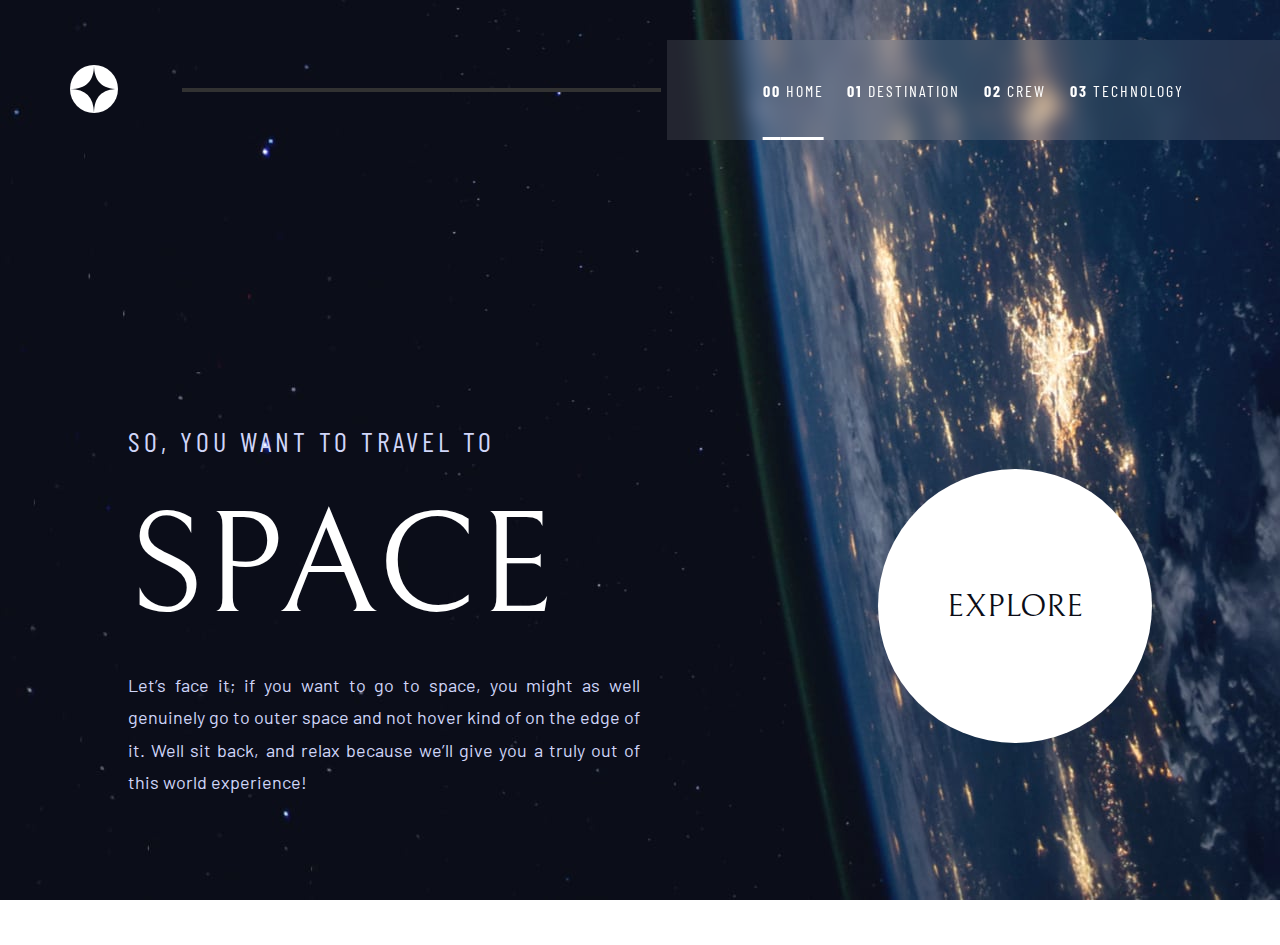
<file: starter-code/index.html>
<!DOCTYPE html>
<html lang="en">
<head>
  <meta charset="UTF-8">
  <meta name="viewport" content="width=device-width, initial-scale=1.0">

  <link rel="icon" type="image/png" sizes="32x32" href="./assets/favicon-32x32.png">
  <link rel="stylesheet" href="style/App.css">
  <link rel="preconnect" href="https://fonts.googleapis.com">
  <link rel="preconnect" href="https://fonts.gstatic.com" crossorigin>
  <link href="https://fonts.googleapis.com/css2?family=Bellefair&display=swap" rel="stylesheet">
  <link href="https://fonts.googleapis.com/css2?family=Barlow&display=swap" rel="stylesheet">
  <link href="https://fonts.googleapis.com/css2?family=Barlow+Condensed&display=swap" rel="stylesheet">
  <title>Frontend Mentor | Space tourism website</title>
</head>
<body class="body_home">
  <header class="header">
    <button class="menu-btn">
      <a href="index.html">
        <img src="assets/shared/logo.svg">
      </a>
      <hr>
    </button>
    
    <nav class="menu text-preset8" >
        <a href="index.html" class="menu-text menu-text--active"><b>00</b> HOME</a>
        <a href="destination-moon.html" class="menu-text"><b>01</b> DESTINATION</a>
        <a href="crew-commander.html" class="menu-text"><b>02</b> CREW</a>
        <a href="technology-vehicle.html" class="menu-text"><b>03</b> TECHNOLOGY</a>
    </nav>

    <button class="hamburguer-btn none">
        <img src="assets/shared/icon-hamburger.svg" >
        <img src="assets/shared/icon-close.svg" class="none">
    </button>
  </header>
  <main class="home">
    <div class="home-text">
      <p class="text-preset5">SO, YOU WANT TO TRAVEL TO</p>
      <p class="text-preset1 margin-1">SPACE</p>
      <p class="text-preset9">
      Let’s face it; if you want to go to space, you might as well genuinely go to 
      outer space and not hover kind of on the edge of it. Well sit back, and relax 
      because we’ll give you a truly out of this world experience!
      </p>
    </div>
    <p class="explore text-preset4">
      EXPLORE
    </p>
  
  </main>
  <script src="js/script.js"></script>
</body>
</html>
</file>
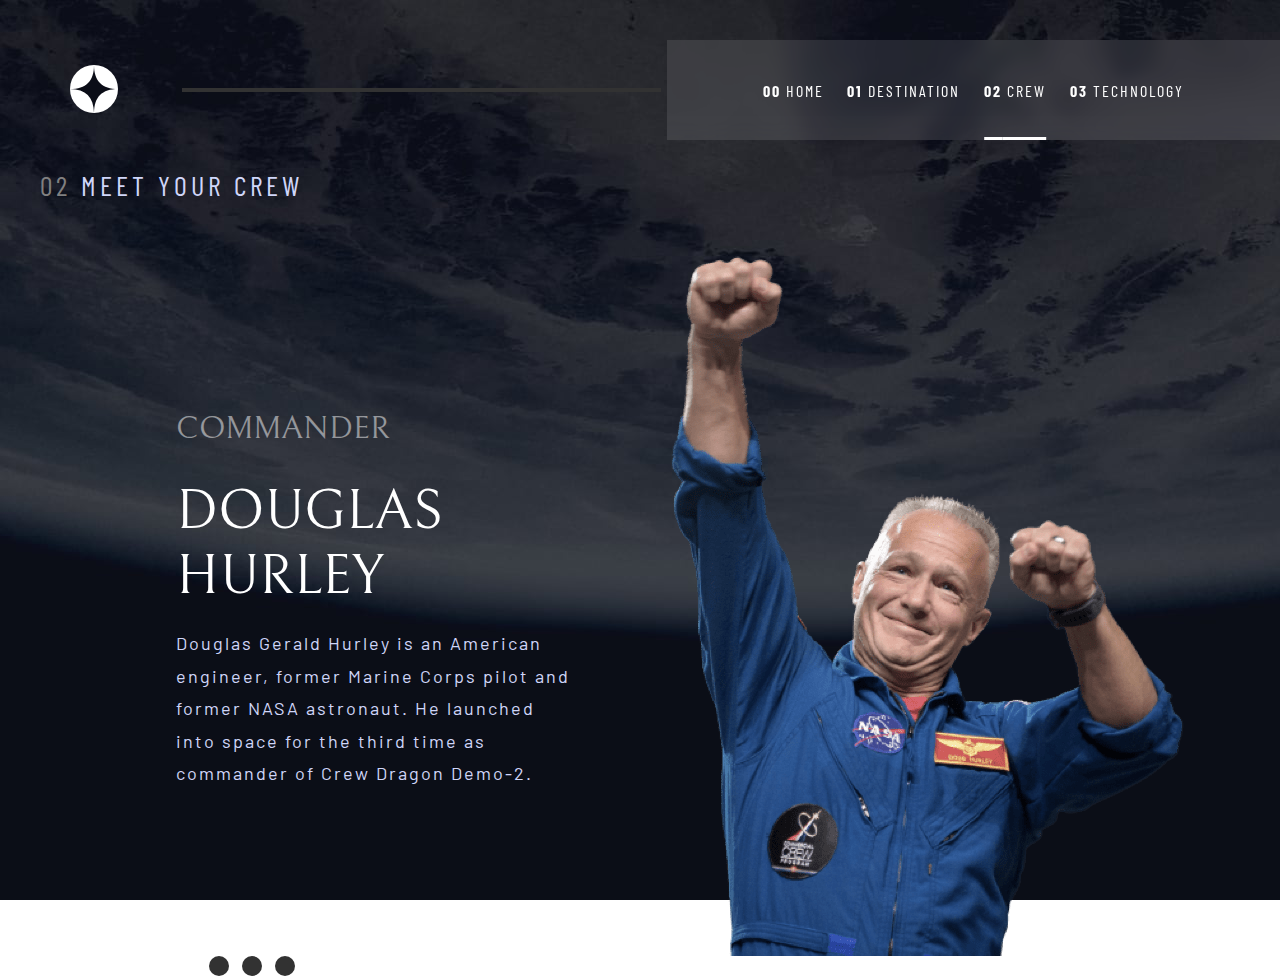
<file: starter-code/crew-commander.html>
<!DOCTYPE html>
<html lang="en">
<head>
  <meta charset="UTF-8">
  <meta name="viewport" content="width=device-width, initial-scale=1.0">

  <link rel="icon" type="image/png" sizes="32x32" href="./assets/favicon-32x32.png">
  <link rel="stylesheet" href="style/App.css">
  <link rel="preconnect" href="https://fonts.googleapis.com">
  <link rel="preconnect" href="https://fonts.gstatic.com" crossorigin>
  <link href="https://fonts.googleapis.com/css2?family=Bellefair&display=swap" rel="stylesheet">
  <link href="https://fonts.googleapis.com/css2?family=Barlow&display=swap" rel="stylesheet">
  <link href="https://fonts.googleapis.com/css2?family=Barlow+Condensed&display=swap" rel="stylesheet">
  <title>Frontend Mentor | Space tourism website</title>
</head>
<body class="body_crew">

  <header class="header">
    <button class="menu-btn">
      <a href="index.html">
        <img src="assets/shared/logo.svg">
      </a>
      <hr>
    </button>
    
    <nav class="menu text-preset8" >
        <a href="index.html" class="menu-text"><b>00</b> HOME</a>
        <a href="destination-moon.html" class="menu-text"><b>01</b> DESTINATION</a>
        <a href="crew-commander.html" class="menu-text menu-text--active"><b>02</b> CREW</a>
        <a href="technology-vehicle.html" class="menu-text"><b>03</b> TECHNOLOGY</a>
    </nav>
    <button class="hamburguer-btn none">
        <img src="assets/shared/icon-hamburger.svg" >
        <img src="assets/shared/icon-close.svg" class="none">
    </button>
  </header>

  <p id="title"  class="text-preset5 padding-left-40"> <span style="color: gray">02</span> MEET YOUR CREW</p>
  <main class="crew">
    <article class="crew-details text-preset8">
      <p class="text-preset4" id="commander">COMMANDER</p>
      <p class="text-preset3 margin-1">DOUGLAS HURLEY</p>
      <p class="text-preset9">
        Douglas Gerald Hurley is an American engineer, former Marine Corps pilot 
        and former NASA astronaut. He launched into space for the third time as 
        commander of Crew Dragon Demo-2.
      </p>
    </article>
    <nav class="crew-nav">  
        <a href="crew-commander.html" class="menu-text_crew--active menu-text_crew"></a>
        <a href="crew-specialist.html" class="menu-text_crew"></a>
        <a href="crew-pilot.html" class="menu-text_crew"></a>
        <a href="crew-engineer.html" class="menu-text_crew"></a>
      </nav>
    <article class="crew-image">
       <img src="./assets/crew/image-douglas-hurley.png" alt="Crew" class="destination-image">
    </article>
  </main>
  <script src="js/script.js"></script>
</body>
</html>
</file>
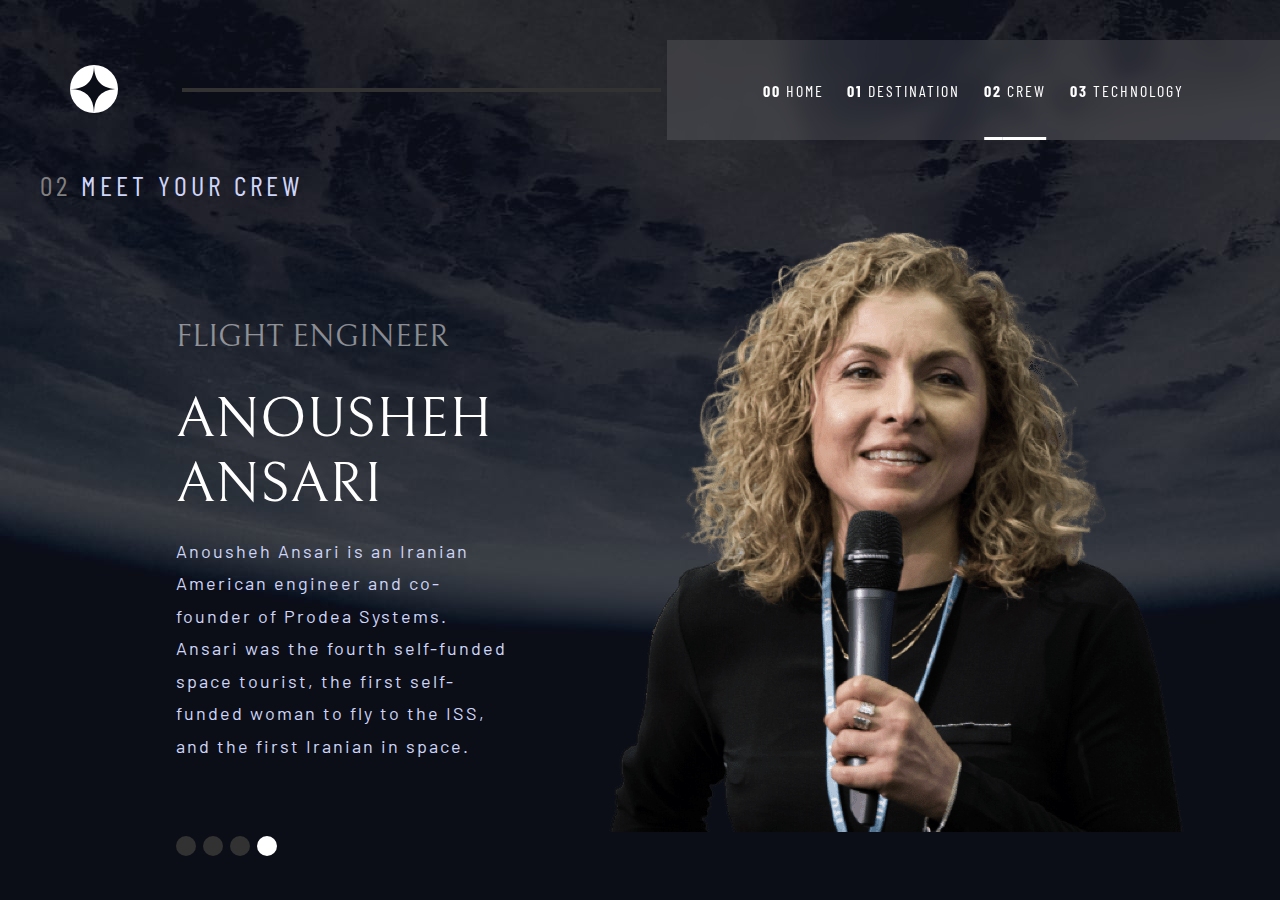
<file: starter-code/crew-engineer.html>
<!DOCTYPE html>
<html lang="en">
<head>
  <meta charset="UTF-8">
  <meta name="viewport" content="width=device-width, initial-scale=1.0">

  <link rel="icon" type="image/png" sizes="32x32" href="./assets/favicon-32x32.png">
  <link rel="stylesheet" href="style/App.css">
  <link rel="preconnect" href="https://fonts.googleapis.com">
  <link rel="preconnect" href="https://fonts.gstatic.com" crossorigin>
  <link href="https://fonts.googleapis.com/css2?family=Bellefair&display=swap" rel="stylesheet">
  <link href="https://fonts.googleapis.com/css2?family=Barlow&display=swap" rel="stylesheet">
  <link href="https://fonts.googleapis.com/css2?family=Barlow+Condensed&display=swap" rel="stylesheet">
  <title>Frontend Mentor | Space tourism website</title>
</head>
<body class="body_crew">

  <header class="header">
    <button class="menu-btn">
      <a href="index.html">
        <img src="assets/shared/logo.svg">
      </a>
      <hr>
    </button>
    
    <nav class="menu text-preset8" >
        <a href="index.html" class="menu-text"><b>00</b> HOME</a>
        <a href="destination-moon.html" class="menu-text"><b>01</b> DESTINATION</a>
        <a href="crew-commander.html" class="menu-text menu-text--active"><b>02</b> CREW</a>
        <a href="technology-vehicle.html" class="menu-text"><b>03</b> TECHNOLOGY</a>
    </nav>
    <button class="hamburguer-btn none">
        <img src="assets/shared/icon-hamburger.svg" >
        <img src="assets/shared/icon-close.svg" class="none">
    </button>
  </header>

  <p id="title"  class="text-preset5 padding-left-40"> <span style="color: gray">02</span> MEET YOUR CREW</p>
  <main class="crew">
    <article class="crew-details text-preset8">
      <p class="text-preset4" id="commander">FLIGHT ENGINEER</p>
      <p class="text-preset3 margin-1">ANOUSHEH ANSARI</p>
      <p class="text-preset9">
        Anousheh Ansari is an Iranian American engineer and co-founder of Prodea Systems. 
        Ansari was the fourth self-funded space tourist, the first self-funded woman to 
        fly to the ISS, and the first Iranian in space.
      </p>
    </article>
    <nav class="crew-nav">  
      <a href="crew-commander.html" class="menu-text_crew"></a>
      <a href="crew-specialist.html" class="menu-text_crew"></a>
      <a href="crew-pilot.html" class="menu-text_crew"></a>
      <a href="crew-engineer.html" class="menu-text_crew--active menu-text_crew"></a>
    </nav>
    <article class="crew-image">
       <img src="./assets/crew/image-anousheh-ansari.png" alt="Engineer">
    </article>
  </main>
  <script src="js/script.js"></script>
</body>
</html>
</file>
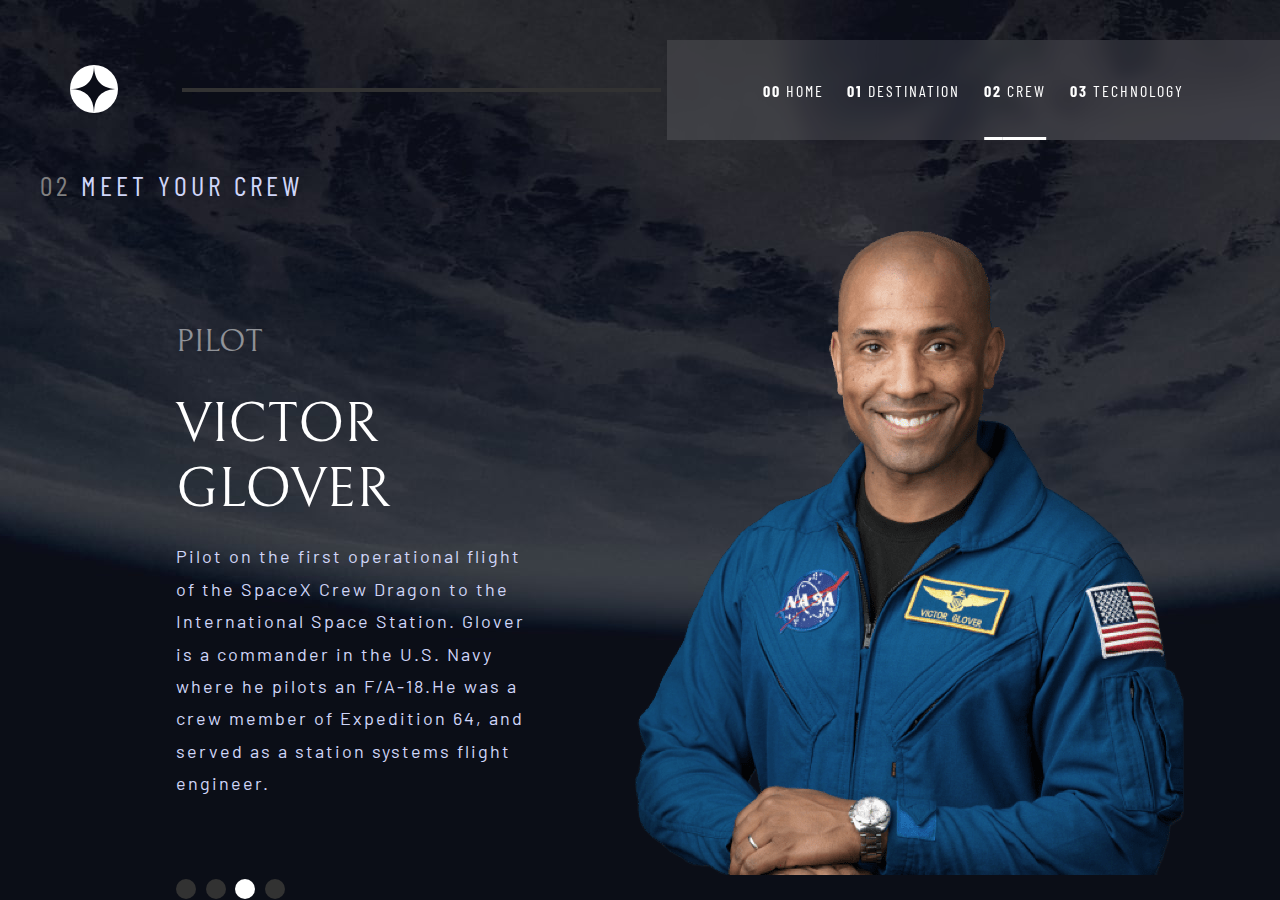
<file: starter-code/crew-pilot.html>
<!DOCTYPE html>
<html lang="en">
<head>
  <meta charset="UTF-8">
  <meta name="viewport" content="width=device-width, initial-scale=1.0">

 <link rel="icon" type="image/png" sizes="32x32" href="./assets/favicon-32x32.png">
  <link rel="stylesheet" href="style/App.css">
  <link rel="preconnect" href="https://fonts.googleapis.com">
  <link rel="preconnect" href="https://fonts.gstatic.com" crossorigin>
  <link href="https://fonts.googleapis.com/css2?family=Bellefair&display=swap" rel="stylesheet">
  <link href="https://fonts.googleapis.com/css2?family=Barlow&display=swap" rel="stylesheet">
  <link href="https://fonts.googleapis.com/css2?family=Barlow+Condensed&display=swap" rel="stylesheet">
  <title>Frontend Mentor | Space tourism website</title>
</head>
<body class="body_crew">

 <header class="header">
    <button class="menu-btn">
      <a href="index.html">
        <img src="assets/shared/logo.svg">
      </a>
      <hr>
    </button>
    
    <nav class="menu text-preset8" >
        <a href="index.html" class="menu-text"><b>00</b> HOME</a>
        <a href="destination-moon.html" class="menu-text"><b>01</b> DESTINATION</a>
        <a href="crew-commander.html" class="menu-text  menu-text--active"><b>02</b> CREW</a>
        <a href="technology-vehicle.html" class="menu-text"><b>03</b> TECHNOLOGY</a>
    </nav>
    <button class="hamburguer-btn none">
        <img src="assets/shared/icon-hamburger.svg" >
        <img src="assets/shared/icon-close.svg" class="none">
    </button>
  </header>

  <p id="title" class="text-preset5 padding-left-40"> <span style="color: gray">02</span> MEET YOUR CREW</p>
  <main class="crew">
    <article class="crew-details text-preset8">
      <p class="text-preset4" id="commander">PILOT</p>
      <p class="text-preset3 margin-1">VICTOR GLOVER</p>
      <p class="text-preset9">
        Pilot on the first operational flight of the SpaceX Crew Dragon to the International Space Station. Glover is a commander in the U.S. Navy where 
        he pilots an F/A-18.He was a crew member of Expedition 64, and served as a station systems flight engineer. 
      </p>
    </article>
    <nav class="crew-nav">  
      <a href="crew-commander.html" class="menu-text_crew"></a>
      <a href="crew-specialist.html" class="menu-text_crew"></a>
      <a href="crew-pilot.html" class="menu-text_crew--active menu-text_crew"></a>
      <a href="crew-engineer.html" class="menu-text_crew"></a>
    </nav>
    <article class="crew-image">
       <img src="./assets/crew/image-victor-glover.png" alt="Pilot">
    </article>
  </main>
  <script src="js/script.js"></script>
</body>
</html>
</file>
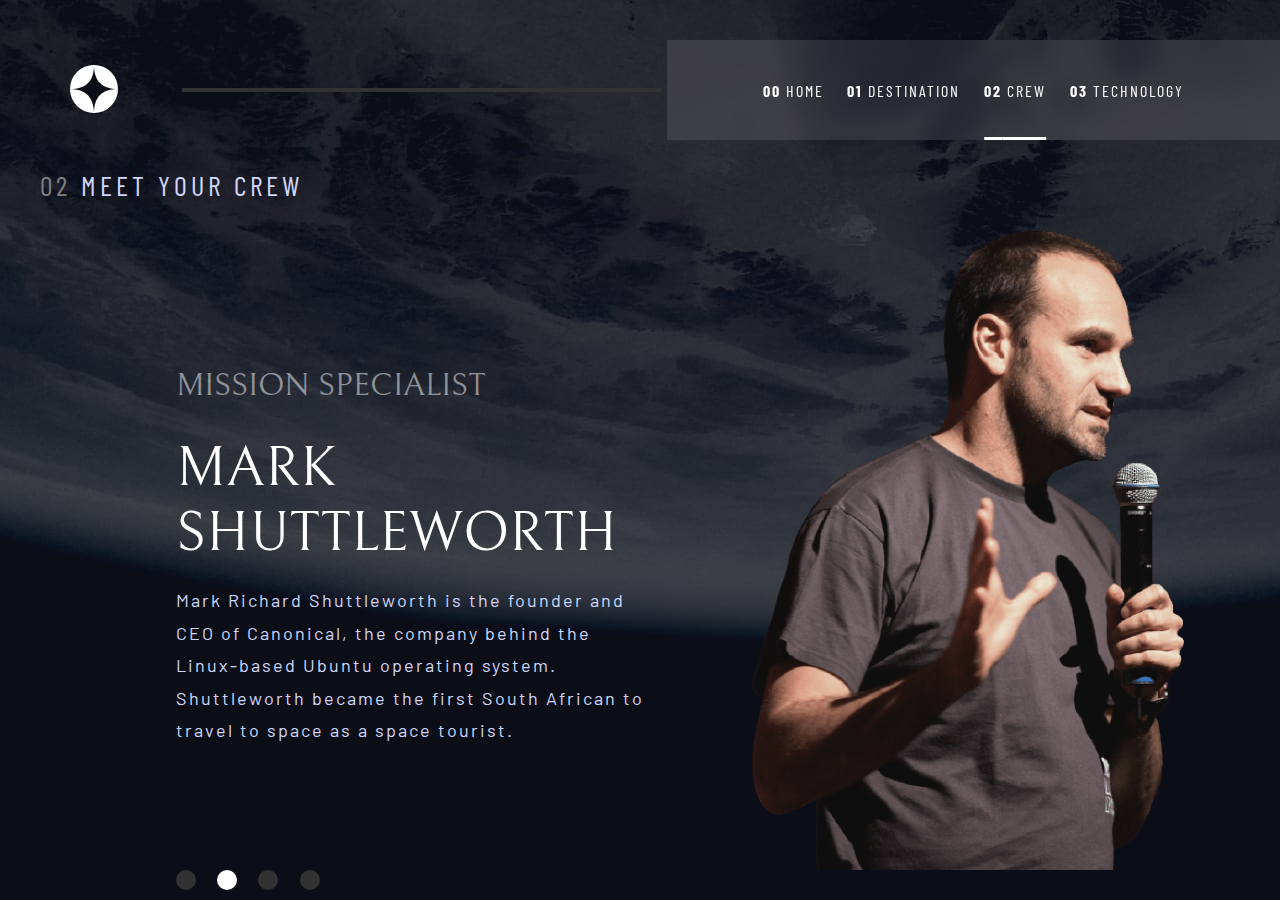
<file: starter-code/crew-specialist.html>
<!DOCTYPE html>
<html lang="en">
<head>
  <meta charset="UTF-8">
  <meta name="viewport" content="width=device-width, initial-scale=1.0">

  <link rel="icon" type="image/png" sizes="32x32" href="./assets/favicon-32x32.png">
  <link rel="stylesheet" href="style/App.css">
  <link rel="preconnect" href="https://fonts.googleapis.com">
  <link rel="preconnect" href="https://fonts.gstatic.com" crossorigin>
  <link href="https://fonts.googleapis.com/css2?family=Bellefair&display=swap" rel="stylesheet">
  <link href="https://fonts.googleapis.com/css2?family=Barlow&display=swap" rel="stylesheet">
  <link href="https://fonts.googleapis.com/css2?family=Barlow+Condensed&display=swap" rel="stylesheet">
  <title>Frontend Mentor | Space tourism website</title>
</head>
<body class="body_crew">

  <header class="header">
    <button class="menu-btn">
      <a href="index.html">
        <img src="assets/shared/logo.svg">
      </a>
      <hr>
    </button>
    
    <nav class="menu text-preset8" >
        <a href="index.html" class="menu-text"><b>00</b> HOME</a>
        <a href="destination-moon.html" class="menu-text"><b>01</b> DESTINATION</a>
        <a href="crew-commander.html" class="menu-text  menu-text--active"><b>02</b> CREW</a>
        <a href="technology-vehicle.html" class="menu-text"><b>03</b> TECHNOLOGY</a>
    </nav>
    <button class="hamburguer-btn none">
        <img src="assets/shared/icon-hamburger.svg" >
        <img src="assets/shared/icon-close.svg" class="none">
    </button>
  </header>

  <p id="title" class="text-preset5 padding-left-40"> <span style="color: gray">02</span> MEET YOUR CREW</p>
  <main class="crew">
    <article class="crew-details text-preset8">
      <p class="text-preset4" id="commander">MISSION SPECIALIST</p>
      <p class="text-preset3 margin-1">MARK SHUTTLEWORTH</p>
      <p class="text-preset9">
        Mark Richard Shuttleworth is the founder and CEO of Canonical, the company behind 
        the Linux-based Ubuntu operating system. Shuttleworth became the first South 
        African to travel to space as a space tourist.
      </p>
    </article>
    <nav class="crew-nav">  
      <a href="crew-commander.html" class="menu-text_crew"></a>
      <a href="crew-specialist.html" class="menu-text_crew--active menu-text_crew"></a>
      <a href="crew-pilot.html" class="menu-text_crew"></a>
      <a href="crew-engineer.html" class="menu-text_crew"></a>
    </nav>
    <img src="./assets/crew/image-mark-shuttleworth.png"  class="crew-image" alt="Specialist">
  </main>  
  <script src="js/script.js"></script>
</body>
</html>
</file>
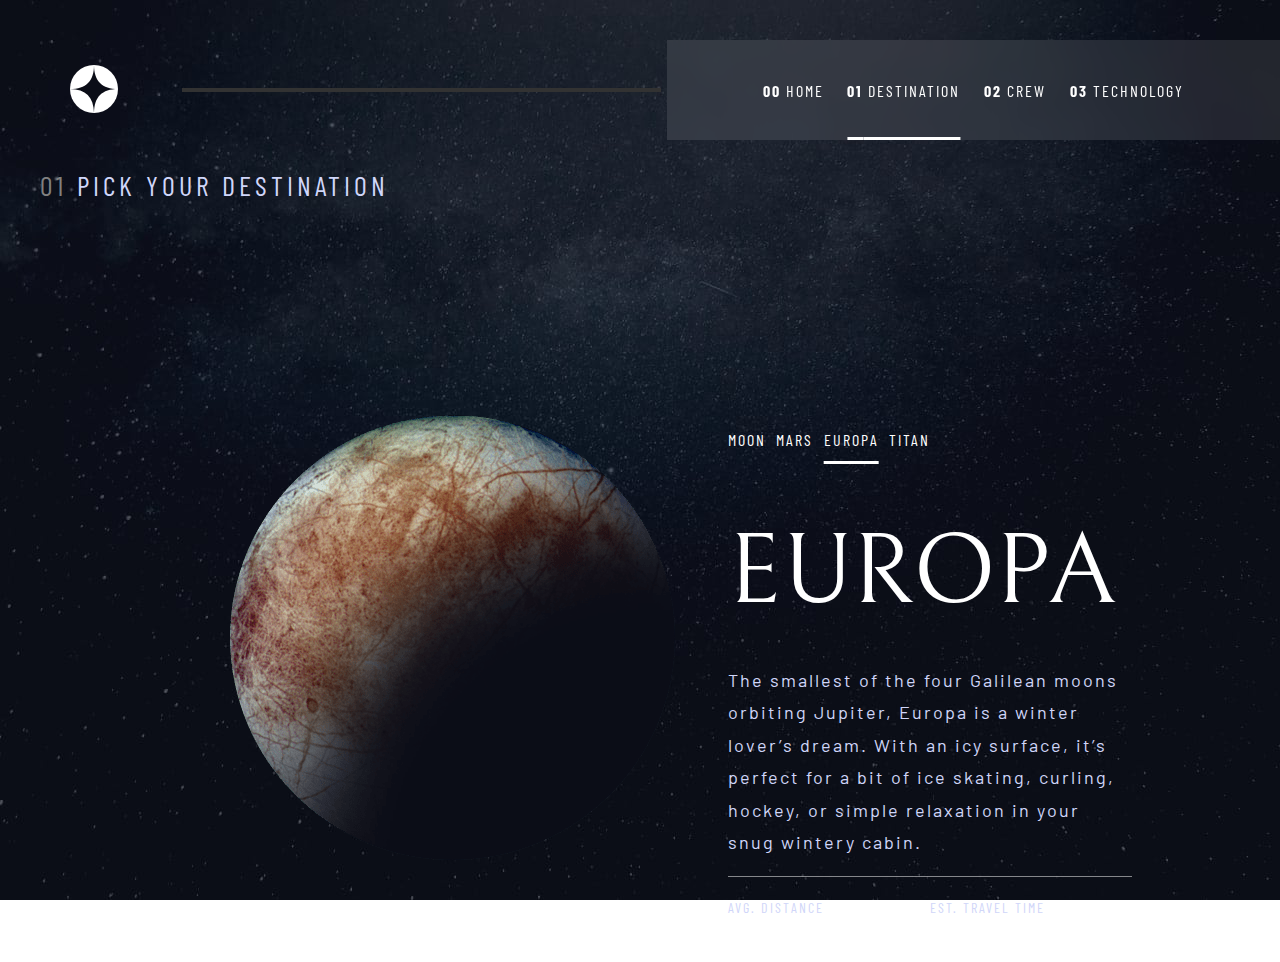
<file: starter-code/destination-europa.html>
<!DOCTYPE html>
<html lang="en">
<head>
  <meta charset="UTF-8">
  <meta name="viewport" content="width=device-width, initial-scale=1.0">

  <link rel="icon" type="image/png" sizes="32x32" href="./assets/favicon-32x32.png">
  <link rel="stylesheet" href="style/App.css">
  <link rel="preconnect" href="https://fonts.googleapis.com">
  <link rel="preconnect" href="https://fonts.gstatic.com" crossorigin>
  <link href="https://fonts.googleapis.com/css2?family=Bellefair&display=swap" rel="stylesheet">
  <link href="https://fonts.googleapis.com/css2?family=Barlow&display=swap" rel="stylesheet">
  <link href="https://fonts.googleapis.com/css2?family=Barlow+Condensed&display=swap" rel="stylesheet">
  <title>Frontend Mentor | Space tourism website</title>
</head>
<body class="body_destination">

  <header class="header">
    <button class="menu-btn">
      <a href="index.html">
        <img src="assets/shared/logo.svg">
      </a>
      <hr>
    </button>
    <nav class="menu text-preset8" >
        <a href="index.html" class="menu-text"><b>00</b> HOME</a>
        <a href="destination-moon.html" class="menu-text menu-text--active"><b>01</b> DESTINATION</a>
        <a href="crew-commander.html" class="menu-text"><b>02</b> CREW</a>
        <a href="technology-vehicle.html" class="menu-text"><b>03</b> TECHNOLOGY</a>
    </nav>
        <button class="hamburguer-btn none">
        <img src="assets/shared/icon-hamburger.svg" >
        <img src="assets/shared/icon-close.svg" class="none">
    </button>
  </header>

  <p id="title" class="text-preset5 padding-left-40"> <span style="color: gray">01</span> PICK YOUR DESTINATION</p>
  <main class="destination">
    <div class="destination-content">
      <article class="destination-image">
      <img src="./assets/destination/image-europa.png" alt="Europa" class="destination-image">
    </article>

    <article class="destination-menu">
      <nav class="text-preset8 destination-nav">  
        <a href="destination-moon.html" class="menu-text menu-text_destination">MOON</a>
        <a href="destination-mars.html" class="menu-text menu-text_destination">MARS</a>
        <a href="destination-europa.html" class="menu-text menu-text--active menu-text_destination">EUROPA</a>
        <a href="destination-titan.html" class="menu-text menu-text_destination">TITAN</a>
      </nav>
      <p class="text-preset2 margin-1">EUROPA</p>
      <div class="destination-details text-preset8">
        <p class="text-preset9">
          The smallest of the four Galilean moons orbiting Jupiter, Europa is a winter lover’s dream. 
          With an icy surface, it’s perfect for a bit of ice skating, curling, hockey, or simple relaxation in your snug
          wintery cabin.
        </p>
        <hr>
        <div class="destination-info">
          <p class="text-preset7">AVG. DISTANCE</p>
          <p class="text-preset7">EST. TRAVEL TIME</p>
          <p class="text-preset6 margin-0">628 MIL. KM</p>
          <p class="text-preset6 margin-0">3 YEARS</p>
        </div>
      </div>
    </article>
    </div>
  </main>
  <script src="js/script.js"></script>
</body>
</html>
</file>
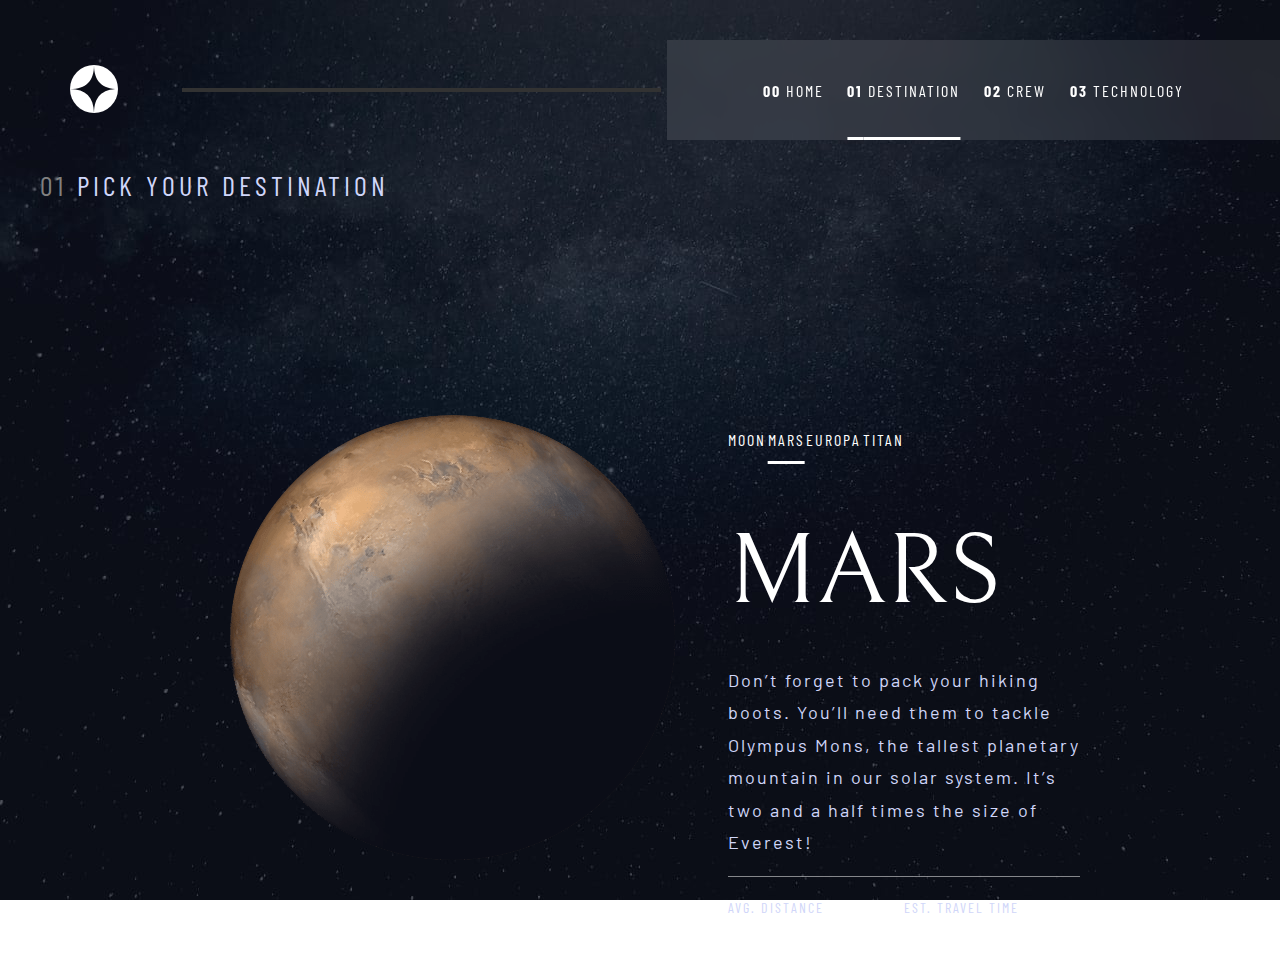
<file: starter-code/destination-mars.html>
<!DOCTYPE html>
<html lang="en">
<head>
  <meta charset="UTF-8">
  <meta name="viewport" content="width=device-width, initial-scale=1.0">

  <link rel="icon" type="image/png" sizes="32x32" href="./assets/favicon-32x32.png">
  <link rel="stylesheet" href="style/App.css">
  <link rel="preconnect" href="https://fonts.googleapis.com">
  <link rel="preconnect" href="https://fonts.gstatic.com" crossorigin>
  <link href="https://fonts.googleapis.com/css2?family=Bellefair&display=swap" rel="stylesheet">
  <link href="https://fonts.googleapis.com/css2?family=Barlow&display=swap" rel="stylesheet">
  <link href="https://fonts.googleapis.com/css2?family=Barlow+Condensed&display=swap" rel="stylesheet">
  <title>Frontend Mentor | Space tourism website</title>
</head>
<body class="body_destination">

  <header class="header">
    <button class="menu-btn">
      <a href="index.html">
        <img src="assets/shared/logo.svg">
      </a>
      <hr>
    </button>
    <nav class="menu text-preset8" >
        <a href="index.html" class="menu-text"><b>00</b> HOME</a>
        <a href="destination-moon.html" class="menu-text menu-text--active"><b>01</b> DESTINATION</a>
        <a href="crew-commander.html" class="menu-text"><b>02</b> CREW</a>
        <a href="technology-vehicle.html" class="menu-text"><b>03</b> TECHNOLOGY</a>
    </nav>
    <button class="hamburguer-btn none">
        <img src="assets/shared/icon-hamburger.svg" >
        <img src="assets/shared/icon-close.svg" class="none">
    </button>
  </header>

  <p id="title" class="text-preset5 padding-left-40"> <span style="color: gray">01</span> PICK YOUR DESTINATION</p>
  <main class="destination">
    <div class="destination-content">
      <article class="destination-image">
        <img src="./assets/destination/image-mars.png" alt="Mars" class="destination-image">
      </article>
      <article class="destination-menu">
      <nav class="text-preset8 destination-nav">  
        <a href="destination-moon.html" class="menu-text  menu-text_destination">MOON</a>
        <a href="destination-mars.html" class="menu-text menu-text--active menu-text_destination">MARS</a>
        <a href="destination-europa.html" class="menu-text menu-text_destination">EUROPA</a>
        <a href="destination-titan.html" class="menu-text menu-text_destination">TITAN</a>
      </nav>
      <p class="text-preset2 margin-1">MARS</p>
      <div class="destination-details text-preset8">
        <p class="text-preset9">Don’t forget to pack your hiking boots. You’ll need them to tackle Olympus Mons, 
  the tallest planetary mountain in our solar system. It’s two and a half times 
  the size of Everest!
        </p>
        <hr>
        <div class="destination-info">
          <p class="text-preset7">AVG. DISTANCE</p>
          <p class="text-preset7">EST. TRAVEL TIME</p>
          <p class="text-preset6 margin-0">225 MIL. KM</p>
          <p class="text-preset6 margin-0">9 MONTHS</p>
        </div>
      </div>
    </article>
    </div>
  </main>
  <script src="js/script.js"></script>
</body>
</html>
</file>
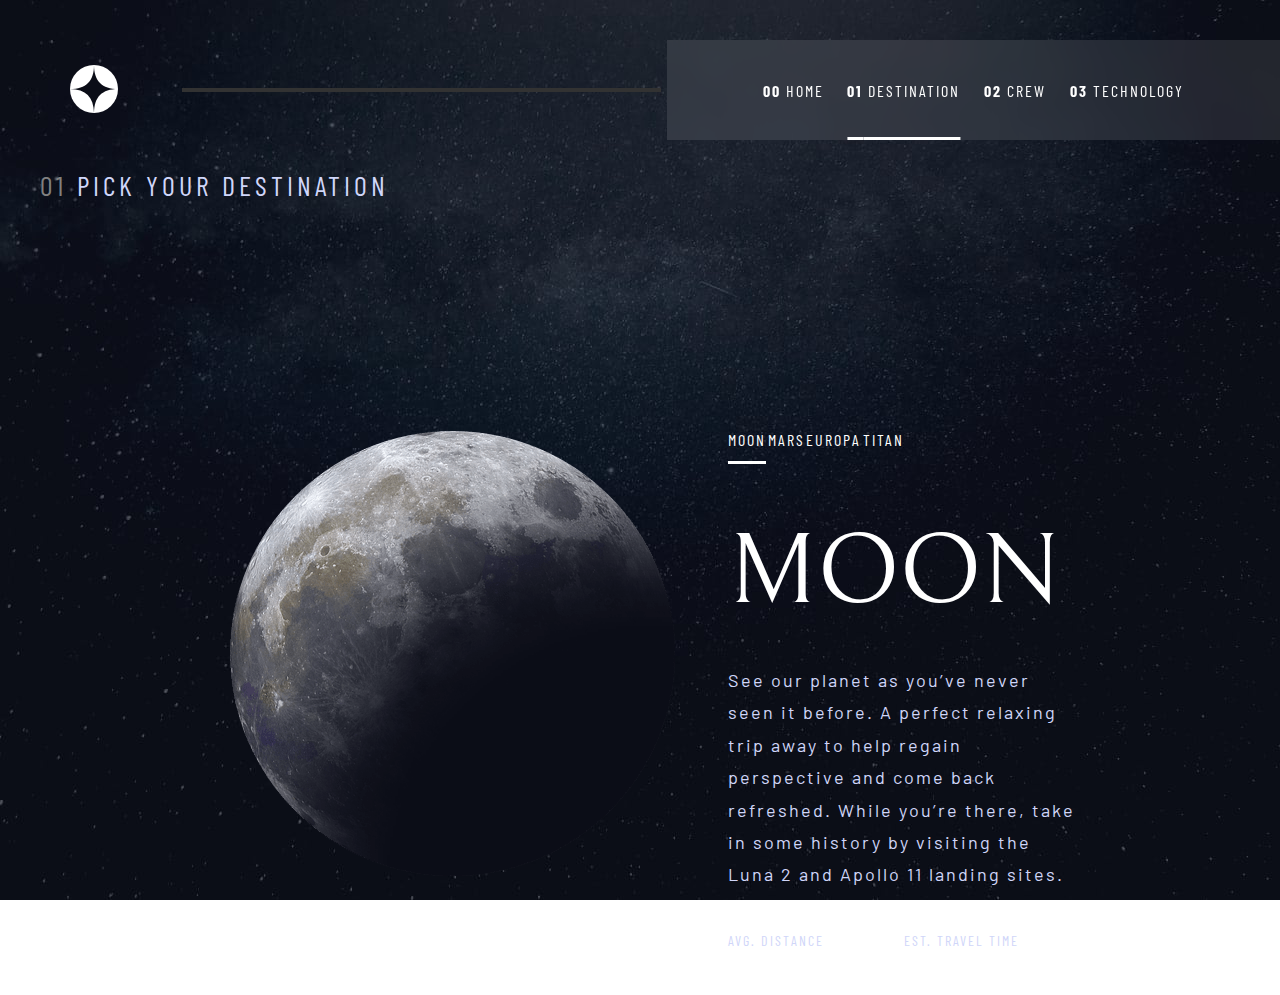
<file: starter-code/destination-moon.html>
<!DOCTYPE html>
<html lang="en">
<head>
  <meta charset="UTF-8">
  <meta name="viewport" content="width=device-width, initial-scale=1.0">

  <link rel="icon" type="image/png" sizes="32x32" href="./assets/favicon-32x32.png">
  <link rel="stylesheet" href="style/App.css">
  <link rel="preconnect" href="https://fonts.googleapis.com">
  <link rel="preconnect" href="https://fonts.gstatic.com" crossorigin>
  <link href="https://fonts.googleapis.com/css2?family=Bellefair&display=swap" rel="stylesheet">
  <link href="https://fonts.googleapis.com/css2?family=Barlow&display=swap" rel="stylesheet">
  <link href="https://fonts.googleapis.com/css2?family=Barlow+Condensed&display=swap" rel="stylesheet">
  <title>Frontend Mentor | Space tourism website</title>
</head>
<body class="body_destination">
  <header class="header">
    <button class="menu-btn">
      <a href="index.html">
        <img src="assets/shared/logo.svg">
      </a>
      <hr>
    </button>
    <nav class="menu text-preset8" >
        <a href="index.html" class="menu-text"><b>00</b> HOME</a>
        <a href="destination-moon.html" class="menu-text menu-text--active"><b>01</b> DESTINATION</a>
        <a href="crew-commander.html" class="menu-text"><b>02</b> CREW</a>
        <a href="technology-vehicle.html" class="menu-text"><b>03</b> TECHNOLOGY</a>
    </nav>
        <button class="hamburguer-btn none">
        <img src="assets/shared/icon-hamburger.svg" >
        <img src="assets/shared/icon-close.svg" class="none">
    </button>
  </header>

  <p id="title" class="text-preset5 padding-left-40" > <span style="color: gray">01</span> PICK YOUR DESTINATION</p>
  <main class="destination">
    <div class="destination-content">
      <article class="destination-image">
      <img src="./assets/destination/image-moon.png" alt="Moon" class="destination-image">
    </article>

    <article class="destination-menu">
      <nav class="text-preset8 destination-nav">  
        <a href="destination-moon.html" class="menu-text menu-text--active menu-text_destination">MOON</a>
        <a href="destination-mars.html" class="menu-text menu-text_destination">MARS</a>
        <a href="destination-europa.html" class="menu-text menu-text_destination">EUROPA</a>
        <a href="destination-titan.html" class="menu-text menu-text_destination">TITAN</a>
      </nav>
      <p class="text-preset2 margin-1">MOON</p>
      <div class="destination-details text-preset8">
        <p class="text-preset9">See our planet as you’ve never seen it before. A perfect relaxing trip away to help 
     regain perspective and come back refreshed. While you’re there, take in some history 
      by visiting the Luna 2 and Apollo 11 landing sites.
        </p>
        <hr>
        <div class="destination-info">
          <p class="text-preset7">AVG. DISTANCE</p>
          <p class="text-preset7">EST. TRAVEL TIME</p>
          <p class="text-preset6 margin-0">384,400 KM</p>
          <p class="text-preset6 margin-0">3 DAYS</p>
        </div>
      </div>
    </article>
    </div>
    

  </main>
  <script src="js/script.js"></script>
</body>
</html>
</file>
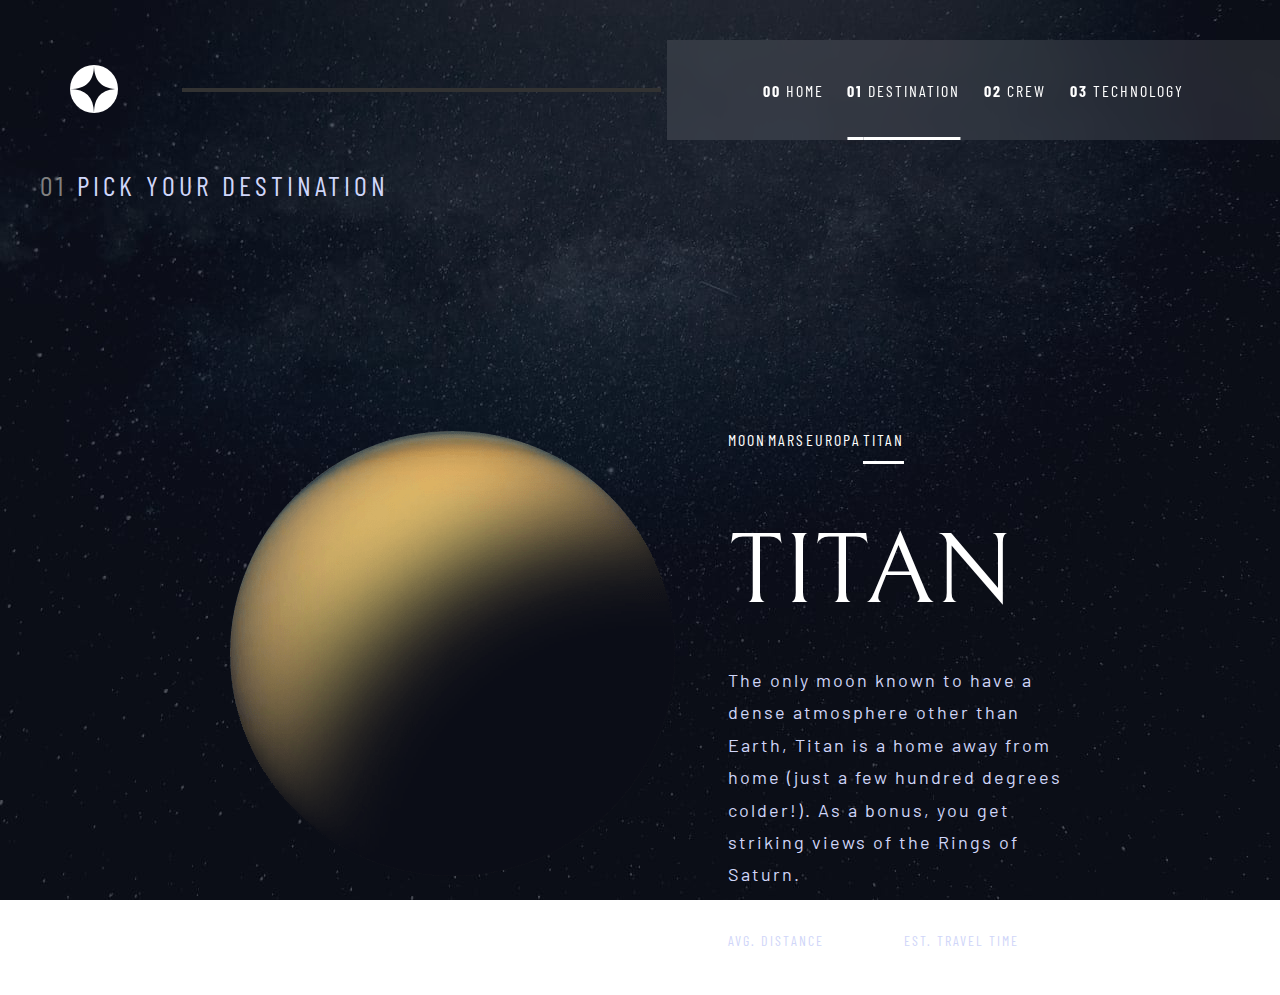
<file: starter-code/destination-titan.html>
<!DOCTYPE html>
<html lang="en">
<head>
  <meta charset="UTF-8">
  <meta name="viewport" content="width=device-width, initial-scale=1.0">

  <link rel="icon" type="image/png" sizes="32x32" href="./assets/favicon-32x32.png">
  <link rel="stylesheet" href="style/App.css">
  <link rel="preconnect" href="https://fonts.googleapis.com">
  <link rel="preconnect" href="https://fonts.gstatic.com" crossorigin>
  <link href="https://fonts.googleapis.com/css2?family=Bellefair&display=swap" rel="stylesheet">
  <link href="https://fonts.googleapis.com/css2?family=Barlow&display=swap" rel="stylesheet">
  <link href="https://fonts.googleapis.com/css2?family=Barlow+Condensed&display=swap" rel="stylesheet">
  <title>Frontend Mentor | Space tourism website</title>
</head>
<body class="body_destination">

  <header class="header">
    <button class="menu-btn">
      <a href="index.html">
        <img src="assets/shared/logo.svg">
      </a>
      <hr>
    </button>
    <nav class="menu text-preset8" >
        <a href="index.html" class="menu-text"><b>00</b> HOME</a>
        <a href="destination-moon.html" class="menu-text menu-text--active"><b>01</b> DESTINATION</a>
        <a href="crew-commander.html" class="menu-text"><b>02</b> CREW</a>
        <a href="technology-vehicle.html" class="menu-text"><b>03</b> TECHNOLOGY</a>
    </nav>
    <button class="hamburguer-btn none">
        <img src="assets/shared/icon-hamburger.svg" >
        <img src="assets/shared/icon-close.svg" class="none">
    </button>
  </header>

  <p id="title"  class="text-preset5 padding-left-40"> <span style="color: gray">01</span> PICK YOUR DESTINATION</p>
  <main class="destination">
    <div class="destination-content">
      <article class="destination-image">
      
      <img src="./assets/destination/image-titan.png" alt="Titan" class="destination-image">
    </article>

    <article class="destination-menu">
      <nav class="text-preset8 destination-nav">  
        <a href="destination-moon.html" class="menu-text menu-text_destination">MOON</a>
        <a href="destination-mars.html" class="menu-text menu-text_destination">MARS</a>
        <a href="destination-europa.html" class="menu-text  menu-text_destination">EUROPA</a>
        <a href="destination-titan.html" class="menu-text menu-text--active menu-text_destination">TITAN</a>
      </nav>
      <p class="text-preset2 margin-1">TITAN</p>

      <div class="destination-details text-preset8">
        <p class="text-preset9">
          The only moon known to have a dense atmosphere other than Earth, Titan is a home away from home (just a few hundred degrees colder!). 
          As a bonus, you get striking views of the Rings of Saturn.
        </p>
        <hr>
        <div class="destination-info">
          <p class="text-preset7">AVG. DISTANCE</p>
          <p class="text-preset7">EST. TRAVEL TIME</p>
          <p class="text-preset6 margin-0">1.6 BIL. KM</p>
          <p class="text-preset6 margin-0">7 YEARS</p>
        </div>
      </div>
    </article>
    </div>
  </main>
  <script src="js/script.js"></script>
</body>
</html>
</file>
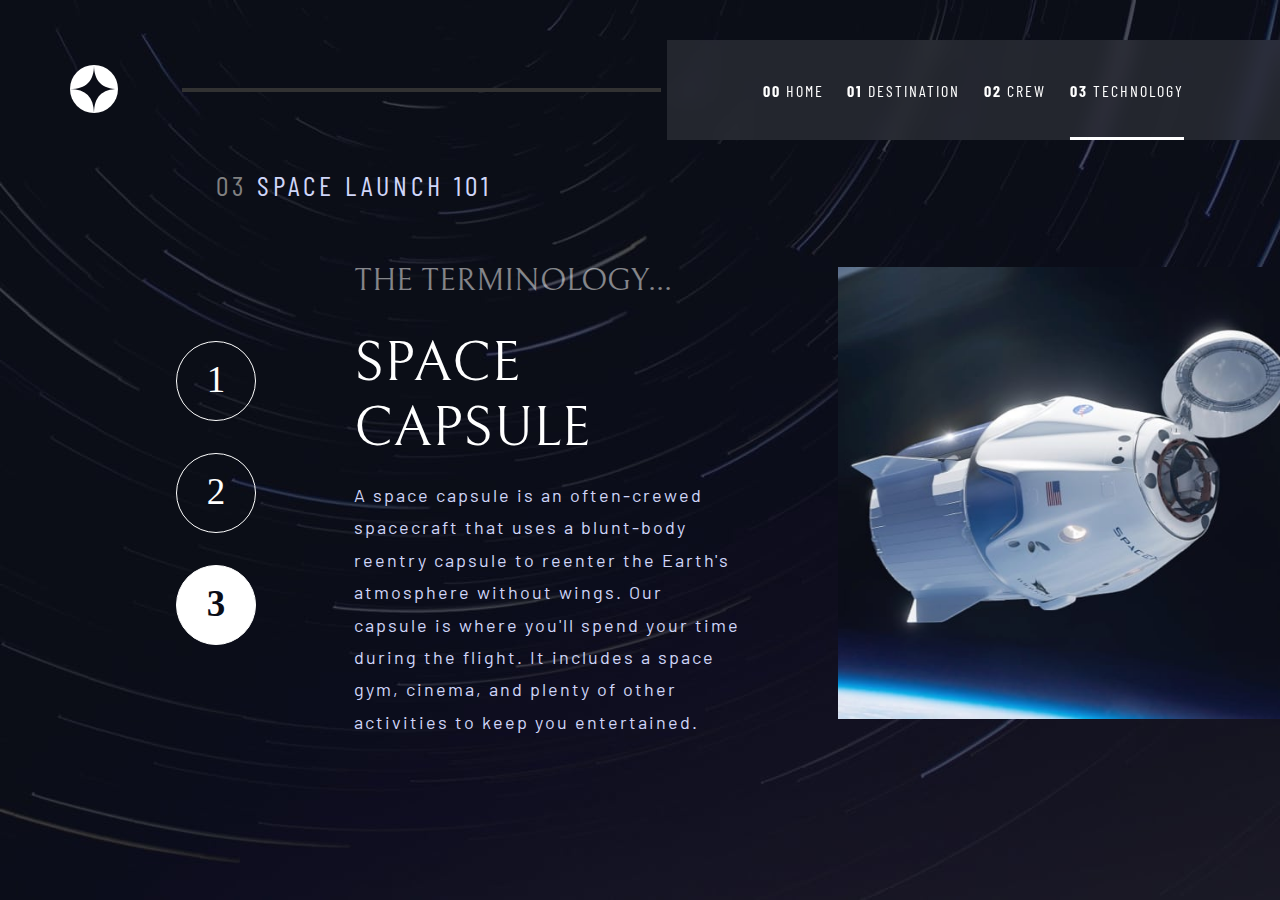
<file: starter-code/technology-capsule.html>
<!DOCTYPE html>
<html lang="en">
<head>
  <meta charset="UTF-8">
  <meta name="viewport" content="width=device-width, initial-scale=1.0">

  <link rel="icon" type="image/png" sizes="32x32" href="./assets/favicon-32x32.png">
  <link rel="stylesheet" href="style/App.css">
  <link rel="preconnect" href="https://fonts.googleapis.com">
  <link rel="preconnect" href="https://fonts.gstatic.com" crossorigin>
  <link href="https://fonts.googleapis.com/css2?family=Bellefair&display=swap" rel="stylesheet">
  <link href="https://fonts.googleapis.com/css2?family=Barlow&display=swap" rel="stylesheet">
  <link href="https://fonts.googleapis.com/css2?family=Barlow+Condensed&display=swap" rel="stylesheet">
  <title>Frontend Mentor | Space tourism website</title>
</head>
<body class="body_technology">
  <header class="header">
    <button class="menu-btn">
      <a href="index.html">
        <img src="assets/shared/logo.svg">
      </a>
      <hr>
    </button>
    <nav class="menu text-preset8" >
        <a href="index.html" class="menu-text"><b>00</b> HOME</a>
        <a href="destination-moon.html" class="menu-text"><b>01</b> DESTINATION</a>
        <a href="crew-commander.html" class="menu-text"><b>02</b> CREW</a>
        <a href="technology-vehicle.html" class="menu-text  menu-text--active"><b>03</b> TECHNOLOGY</a>
    </nav>
    <button class="hamburguer-btn none">
        <img src="assets/shared/icon-hamburger.svg" >
        <img src="assets/shared/icon-close.svg" class="none">
    </button>
  </header>
  <main class="technology">
     <p id="title" class="text-preset5 padding-left-40"> <span style="color: gray">03</span> SPACE LAUNCH 101</p>
    <div class="technology-container">
      <nav class="technology-nav">
      <a href="technology-vehicle.html" class="technology_btn">1</a>
      <a href="technology-spaceport.html" class="technology_btn">2</a>
      <a href="technology-capsule.html" class="technology_btn  technology_btn--active">3</a>
    </nav>
    <article class="technology-details text-preset8">
      <p class="text-preset4" id="commander">THE TERMINOLOGY...</p>
      <p class="text-preset3 margin-1">SPACE CAPSULE</p>
      <p class="text-preset9">
          A space capsule is an often-crewed spacecraft that uses a blunt-body reentry 
          capsule to reenter the Earth's atmosphere without wings. Our capsule is where 
          you'll spend your time during the flight. It includes a space gym, cinema, 
          and plenty of other activities to keep you entertained.
      </p>
      </article>
      <img src="./assets/technology/image-space-capsule-portrait.jpg" class="technology-image" alt="Vehicle">
    </div>
  </main>
  <script src="js/script.js"></script>
</body>
</html>
</file>
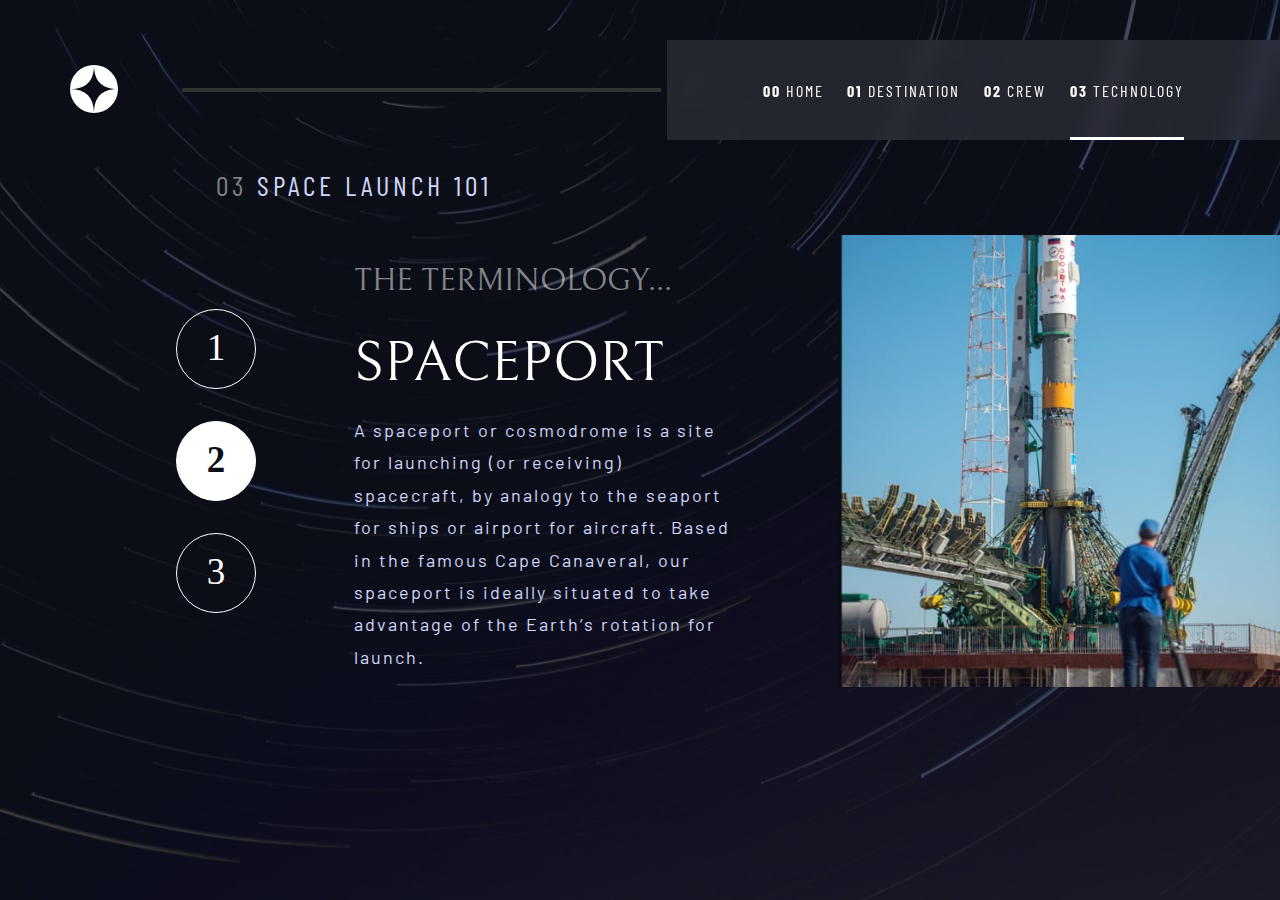
<file: starter-code/technology-spaceport.html>
<!DOCTYPE html>
<html lang="en">
<head>
  <meta charset="UTF-8">
  <meta name="viewport" content="width=device-width, initial-scale=1.0">

  <link rel="icon" type="image/png" sizes="32x32" href="./assets/favicon-32x32.png">
  <link rel="stylesheet" href="style/App.css">
  <link rel="preconnect" href="https://fonts.googleapis.com">
  <link rel="preconnect" href="https://fonts.gstatic.com" crossorigin>
  <link href="https://fonts.googleapis.com/css2?family=Bellefair&display=swap" rel="stylesheet">
  <link href="https://fonts.googleapis.com/css2?family=Barlow&display=swap" rel="stylesheet">
  <link href="https://fonts.googleapis.com/css2?family=Barlow+Condensed&display=swap" rel="stylesheet">
  <title>Frontend Mentor | Space tourism website</title>
</head>
<body class="body_technology">
  <header class="header">
    <button class="menu-btn">
      <a href="index.html">
        <img src="assets/shared/logo.svg">
      </a>
      <hr>
    </button>
    <nav class="menu text-preset8" >
        <a href="index.html" class="menu-text"><b>00</b> HOME</a>
        <a href="destination-moon.html" class="menu-text"><b>01</b> DESTINATION</a>
        <a href="crew-commander.html" class="menu-text"><b>02</b> CREW</a>
        <a href="technology-vehicle.html" class="menu-text  menu-text--active"><b>03</b> TECHNOLOGY</a>
    </nav>
    <button class="hamburguer-btn none">
        <img src="assets/shared/icon-hamburger.svg" >
        <img src="assets/shared/icon-close.svg" class="none">
    </button>
  </header>
  
  <main class="technology">
    <p id="title"  class="text-preset5 padding-left-40"> <span style="color: gray">03</span> SPACE LAUNCH 101</p>
    <div class="technology-container">
      <nav class="technology-nav">
      <a href="technology-vehicle.html" class="technology_btn">1</a>
      <a href="technology-spaceport.html" class="technology_btn technology_btn--active">2</a>
      <a href="technology-capsule.html" class="technology_btn">3</a>
    </nav>
    <article class="technology-details text-preset8">
      <p class="text-preset4" id="commander">THE TERMINOLOGY...</p>
      <p class="text-preset3 margin-1">SPACEPORT</p>
      <p class="text-preset9">
        A spaceport or cosmodrome is a site for launching (or receiving) spacecraft, 
        by analogy to the seaport for ships or airport for aircraft. Based in the 
        famous Cape Canaveral, our spaceport is ideally situated to take advantage 
        of the Earth’s rotation for launch.
      </p>
      </article>
      <img src="./assets/technology/image-spaceport-portrait.jpg" class="technology-image" alt="Vehicle">
    </div>
    
  </main>
  <script src="js/script.js"></script>
</body>
</html>
</file>
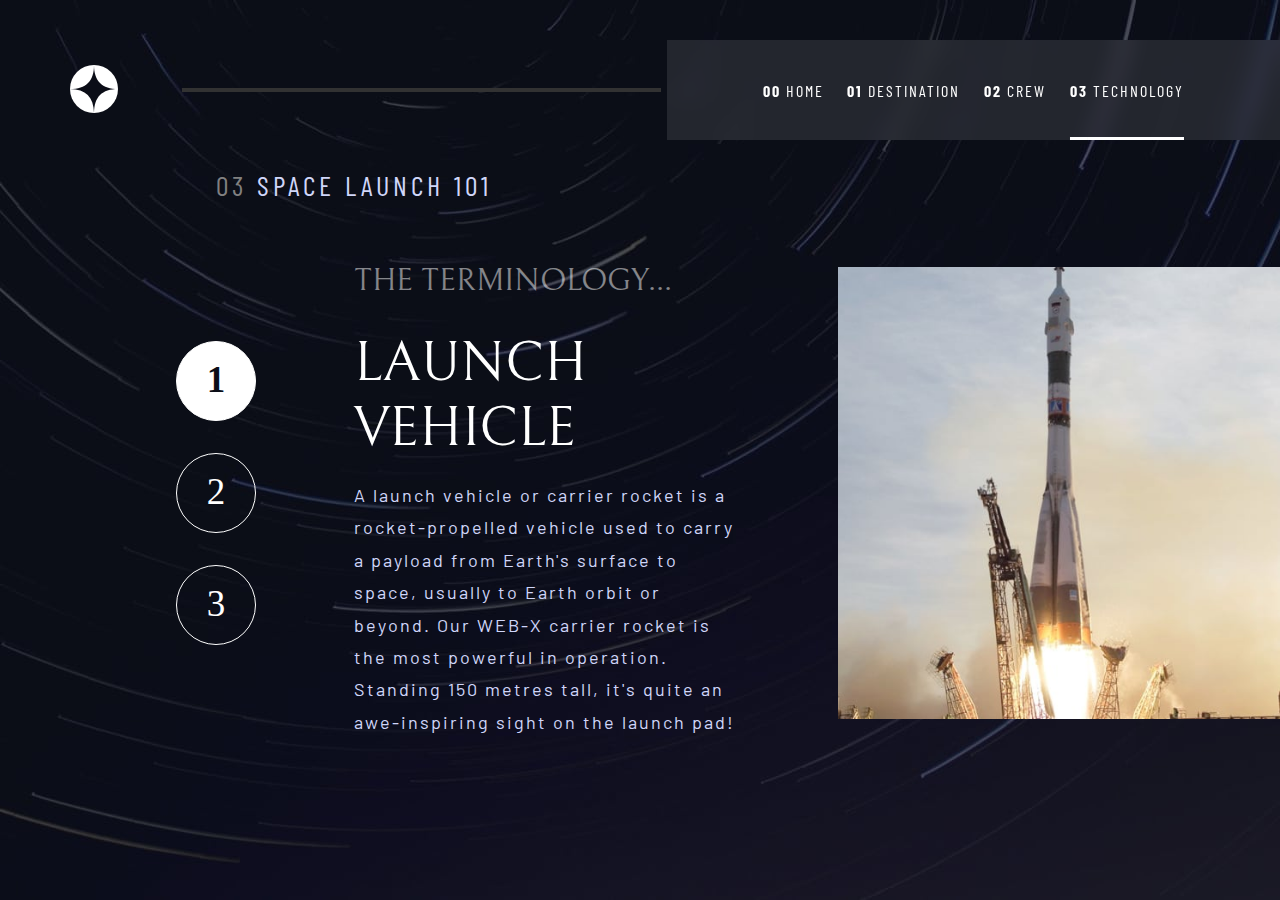
<file: starter-code/technology-vehicle.html>
<!DOCTYPE html>
<html lang="en">
<head>
  <meta charset="UTF-8">
  <meta name="viewport" content="width=device-width, initial-scale=1.0">

  <link rel="icon" type="image/png" sizes="32x32" href="./assets/favicon-32x32.png">
  <link rel="stylesheet" href="style/App.css">
  <link rel="preconnect" href="https://fonts.googleapis.com">
  <link rel="preconnect" href="https://fonts.gstatic.com" crossorigin>
  <link href="https://fonts.googleapis.com/css2?family=Bellefair&display=swap" rel="stylesheet">
  <link href="https://fonts.googleapis.com/css2?family=Barlow&display=swap" rel="stylesheet">
  <link href="https://fonts.googleapis.com/css2?family=Barlow+Condensed&display=swap" rel="stylesheet">
  <title>Frontend Mentor | Space tourism website</title>
</head>
<body class="body_technology">
  <header class="header">
    <button class="menu-btn">
      <a href="index.html">
        <img src="assets/shared/logo.svg">
      </a>
      <hr>
    </button>
    <nav class="menu text-preset8" >
        <a href="index.html" class="menu-text"><b>00</b> HOME</a>
        <a href="destination-moon.html" class="menu-text"><b>01</b> DESTINATION</a>
        <a href="crew-commander.html" class="menu-text"><b>02</b> CREW</a>
        <a href="technology-vehicle.html" class="menu-text  menu-text--active"><b>03</b> TECHNOLOGY</a>
    </nav>
    <button class="hamburguer-btn none">
        <img src="assets/shared/icon-hamburger.svg" >
        <img src="assets/shared/icon-close.svg" class="none">
    </button>
  </header>
  
  <main class="technology">
    <p id="title" class="text-preset5 padding-left-40"> <span style="color: gray">03 </span> SPACE LAUNCH 101</p>
    <div class="technology-container"> 
      <nav class="technology-nav">
        <a href="technology-vehicle.html" class="technology_btn technology_btn--active">1</a>
        <a href="technology-spaceport.html" class="technology_btn">2</a>
        <a href="technology-capsule.html" class="technology_btn">3</a>
      </nav>
      <article class="technology-details text-preset8">
        <p class="text-preset4" id="commander">THE TERMINOLOGY...</p>
        <p class="text-preset3 margin-1">LAUNCH VEHICLE</p>
        <p class="text-preset9">
          A launch vehicle or carrier rocket is a rocket-propelled vehicle used to carry a payload from Earth's surface to space,
          usually to Earth orbit or beyond. Our WEB-X carrier rocket is the most powerful in operation. Standing 150 metres tall,
          it's quite an awe-inspiring sight on the launch pad!
        </p>
      </article>
      <img src="./assets/technology/image-launch-vehicle-portrait.jpg" class="technology-image" alt="Vehicle">
    </div>
  </main>
  <script src="js/script.js"></script>
</body>
</html>
</file>
<file: starter-code/style/App.css>
:root {
    --blue-900: #0b0d17;
    --blue-300: #d0d6f9;
    --white: #ffffff;
    --color-b: rgb(50,50,50);
    --color-a: rgba(255,255,255,0.5);
}

@import url("https://fonts.googleapis.com/css2?family=Bellefair&display=swap");
@import url("https://fonts.googleapis.com/css2?family=Barlow&display=swap");
@import url("https://fonts.googleapis.com/css2?family=Barlow+Condensed&display=swap");

html {
    box-sizing: border-box;
}

*, *::before, *::after {
    box-sizing: inherit;
}

.body_home {
    background-image: url(../assets/home/background-home-desktop.jpg);
}
.body_destination {
    background-image: url(../assets/destination/background-destination-desktop.jpg);
}
.body_crew {
    background-image: url(../assets/crew/background-crew-desktop.jpg);
}
.body_technology {
    background-image: url(../assets/technology/background-technology-desktop.jpg);
}

body {
    background-repeat: no-repeat;
    background-position: center;
    background-size: cover; 
    background-attachment: fixed;
    margin: 0;
}

.header {
    margin-top: 40px;

    display: flex;
    
}
.menu-btn{
    /*padding-left: 64px;*/
    width: 50%;
    display: flex;
    align-items: center;
    margin: 0 0 0 64px;
    background-color: transparent;
    border: none;
}

.menu-btn hr {
    width: 100%;       
    height: 4px;       /* Grosor de la línea */
    margin-left: 64px;         
    border: none;     
    background: var(--color-b);
}

.menu-text {
    text-decoration: none;
    position: relative;
    color: white;
}

.menu-text::after{
    content:"";
    position: absolute;
    left: 0;
    bottom: -39px;
    width: 100%;
    height: 3px;
    background-color: var(--color-a);
    transform: scaleX(0) translateX(-50%);
    transform-origin: center;
    transition: transform 0.2s ease;
}

.menu-text--active{
    text-decoration: underline solid var(--white) 3px;
    text-underline-offset: 40px;
}
.menu-text:hover:not(.menu-text--active)::after{
    
    /*border-bottom: 10px solid;*/
    /*text-underline-offset: 40px;*/
    transform: scaleX(1);
    background-color: var(--color-a);
}

.menu-text_destination{
    text-underline-offset: 15px;
}

.menu-text_destination:after{
    bottom: -15px;        
}

.menu{
    padding: 0 96px 0 96px;
    width: 50%;
    height: 100px;
    align-items: center;
    display: flex;
    justify-content: space-between;
    background: rgba(255,255,255,0.1);
    backdrop-filter: blur(10px);
}

.home{
    padding: 20% 10% 10% 10%;
    display: flex;
    justify-content: space-between;
    align-items: center;
    text-align: justify;
}

.home-text {
    width: 50%;
}

.margin-1{
    margin: 1rem 1rem 1rem 0;
}

.margin-0{
    margin: 0;
}

.color-blue-900{
    color: var(--blue-900);
}

.text-center {
    text-align:center;
}

.padding-left-40{
    padding-left: 40px;
}

.none{
    display: none;
}



.explore{
    background-color: white;
    border-radius: 50%;
    width: 274px;
    height: 274px;
    justify-content: center;
    align-items: center;
    display: flex;
    cursor: pointer;
    position: relative;
}


/*
.bigger-circle {
  width: 20px;
  height: 20px;
  background-color: green; 
  border-radius: 50%;
  position: absolute;
  top: 75%;
  left: 75%;
  transform: translate(-50%, -50%);
  z-index: 2; 
}

.bigger-circle:hover::after{
    animation: expand 2s ease-out;
}
*/
.explore:hover::after{
    content: "";
    position: absolute;
    top: 50%;
    left: 50%;
    width: 274px;
    height: 274px;
    background-color: rgba(255,255,255,0.5);
    border-radius: 50%;
    /*transform: translate(-50%, -50%) scale(1);*/
    animation: expand 2s infinite ease-out;
    z-index: 2;
}

.destination{
    padding-left: 11rem;
}

.destination-content{
    display: flex;
    justify-content: space-around;
}

.destination-image {
    display: flex;
    flex-direction: column;
    justify-content: center;
    align-items: center;
    padding-top: 5%;
    flex: 0 0 50%;
}

.destination-menu{
    display: flex;
    flex-direction: column;
    padding-top: 200px;
    padding-right: 200px;
    flex: 0 0 50%;
    justify-content: space-around;
}

.destination-menu hr{
    /*margin: 32px 0;*/
    border: none;
    height: 1px;  
    background: var(--color-a);
}

.destination-nav {
    display: flex;
    justify-content: space-between;
    width: 50%;
    padding-bottom: 50px;
}

.destination-info {
    display: grid;
    grid-template-columns: repeat(2, 1fr);
}

.crew{
    display: grid;
    align-items: center;
    justify-content: center;
    grid-template-columns: repeat(2, 1fr);
    padding: 0 6rem 0 11rem;
}

.crew-details{
    grid-row: 2;
}

.crew-image{
    grid-row: 2;
    justify-content: center;
    padding-left: 6rem;
}

.crew-nav{
    display: flex;
    justify-content: space-between;
    grid-row: 3;
    padding-right: 70%;
}

.menu-text_crew{
    background-color: var(--color-b);
    border-radius: 50%;
    width: 20px;
    height: 20px;
    display: flex;
    cursor: pointer;
}

.menu-text_crew:hover{
    background-color: var(--color-a);
}

.menu-text_crew--active{
    background-color: var(--white);
}

#commander{
    color: var(--color-a);
}

.technology {
    padding-left: 11rem;
}

.technology-container {
    display: flex;
    justify-content: space-between;
    align-items: center;
}

.technology-nav {
    display: flex;
    flex-direction: column;
    align-items: center;
    justify-content: center;
    gap: 32px;
}

.technology-details {
    width: 35%;
}

.technology-image {
    width: 40%;
    display: flex;
    justify-content: end;
    align-items: center;
}

.technology_btn {
    background-color: transparent;
    border: 1px solid var(--white);
    color: var(--white);
    border-radius: 50%;
    width: 80px;
    height: 80px;
    cursor: pointer;
    font-size: 37px;
    text-align: center;
    text-decoration: none;
    line-height: 75px;
}

.technology_btn--active {
    background-color: var(--white);
    color: var(--blue-900);
    font-weight: bold;
}

.text-preset1 {
    font-family: 'Bellefair', sans-serif;
    font-style: normal;
    font-size: 144px;
    color: var(--white);
    line-height: normal 171.9%;
    letter-spacing: 0px;
}

.text-preset2 {
    font-family: 'Bellefair', sans-serif;
    font-style: normal;
    font-size: 100px;
    line-height: normal 114.6%;
    letter-spacing: 0px;
    color: var(--white);
}

.text-preset3 {
    font-family: 'Bellefair', sans-serif;
    font-style: normal;
    font-size: 56px;
    line-height: normal 64.2%;
    letter-spacing: 0px;
    color: var(--white);
}

.text-preset4 {
    font-family: "Bellefair";
    font-style: normal;
    font-size: 32px;
    color: var(--blue-900);
    line-height: normal 36.7%;
    letter-spacing: 0px;
}

.text-preset5 {
    font-family: "Barlow Condensed", sans-serif;
    font-style: normal;
    font-size: 28px;
    color: var(--blue-300);
    line-height: normal 33.6%;
    letter-spacing: 4px;
}

.text-preset6 {
    font-family: 'Bellefair', sans-serif;
    font-style: normal;
    font-size: 28px;
    line-height: normal 32.1%;
    letter-spacing: 0px;

    color: var(--white);
}

.text-preset7 {
    font-family: "Barlow Condensed", sans-serif;
    font-style: normal;
    font-size: 14px;
    line-height: normal 16.8%;
    letter-spacing: 2px;

    color:var(--blue-300)
}

.text-preset8 {
    font-family: "Barlow Condensed", sans-serif;
    font-style: normal;
    font-size: 16px;
    line-height: normal 19.2%;
    letter-spacing: 2px;
}

.text-preset9 {
    font-family: "Barlow", sans-serif;
    font-style: normal;
    font-size: 18px;
    color: var(--blue-300);
    line-height: 180%;
}



@keyframes expand {
  0% {
    transform: translate(-50%, -50%) scale(1);
    opacity: 0.7;
  }
  100% {
    transform: translate(-50%, -50%) scale(1.7); /* Escala final (1.7 veces el tamaño) */
    opacity: 0;
  }
}

@keyframes menu-translate {
  0% {
    right: -70%;
  }
  100% {
    right: 0;
  }
}

@keyframes menu-translate2 {
  0% {
    right: 0%;
  }
  100% {
    right: -70%;
  }
}



/* MEDIA QUERIES */
@media (max-width: 1200px) {
    .body_home {
        background-image: url(../assets/home/background-home-tablet.jpg);
    }
    .body_destination {
        background-image: url(../assets/destination/background-destination-tablet.jpg);
    }
    .body_crew {
        background-image: url(../assets/crew/background-crew-tablet.jpg);
    }
    .body_technology {
        background-image: url(../assets/technology/background-technology-tablet.jpg);
    }

    .header{
        margin-top: 0px;
    }

    .menu-text--active{
        text-underline-offset: 30px;
    }

    .menu-text:after{
        bottom: 0px;
        bottom: -30px;

    }

    .menu-btn{
        margin: 0 0 0 32px;
        width: 15%;
    }

    .menu-btn hr {
        width: 0px;     
    }

    .menu{
        padding: 0 48px 0 48px;
        height: 80px;
        width: 100%;
    }

    .home{
        padding: 15% 5% 5% 5%;
        flex-direction: column;
        text-align: center;
        gap: 40px;
    }

    .home-text{
        width: 100%;
    }

    .explore{
        width: 242px;
        height: 242px;
    }

    .destination{
        padding-left: 5rem;
        padding-right: 5rem;
    }

    .destination-content{
        flex-direction: column;
        align-items: center;
        gap: 80px;
    }
    .destination-menu{
        display: flex;
        justify-content: center;
        align-items: center;
        text-align: center;
        padding: 0%;
    }
    .destination-nav{
        justify-content: space-between;
    }

    .crew{
        display: flex;
        flex-direction: column;
        align-items: center;
        gap: 80px;
        text-align: center;
        padding: 0 6rem 0 6rem;
    }

    .crew-image{
        padding: 0;
    }

    .crew-nav {
        gap: 32px;
        padding: 0px;
    }

    .technology {
        padding: 0;
    }

    .technology-container {
        flex-direction: column;
        gap: 80px;
    }

    .technology-nav{
        flex-direction: row;
        order: 2;
    }

    .technology-details {
        width: 70%;
        text-align: center;
        order: 3;
    }

    .technology-image {
        justify-content: center;
        width: 100%;
        order: 1;
        margin-top: 5rem;
    }
}

@media (max-width: 720px) {
    .body_home {
        background-image: url(../assets/home/background-home-mobile.jpg);
    }
    .body_destination {
        background-image: url(../assets/destination/background-destination-mobile.jpg);
    }
    .body_crew {
        background-image: url(../assets/crew/background-crew-mobile.jpg);
    }
    .body_technology {
        background-image: url(../assets/technology/background-technology-mobile.jpg);
    }
    #title {
        text-align: center;
    }

    header{
        width: 100%;
        left: 0;
        z-index: 99;
        display: flex;
        justify-content: space-between;
        flex-direction: row;
        padding-top: 5%;
    }

     .hamburguer-btn{
        display: block;
        cursor:pointer;
        background-color: transparent;
        border: none;
        z-index: 100;
        padding-right: 5%;
    }
    .menu{
        flex-direction: column;
        height: 100%;
        position: fixed;
        width: 300px;
        right: -70%;
        z-index: 99;    
        pointer-events: none;
        opacity: 0;
        align-items: start;
        padding: 15% 0 70% 5%;
        justify-content: space-around;
        
    }

    .menu .menu-text{
        width: 100%;
    }

    .menu .menu-text::after{
    
    content:"";
    position: absolute;
    right: 0%;
    left: 99%;
    bottom: -5px;
    width: 3px;
    height: 25px;
    background-color: var(--color-a);
    transform: scaleY(0) translateY(-50%);
    transform-origin: center;
    transition: transform 0.2s ease;
    }

    .menu .menu-text--active{
        text-decoration: none;
        border-right: 3px solid var(--white);
        height: 25px;
    }
}

.is-active{
   opacity: 1;
   pointer-events: auto;
   right: 0;
   animation: menu-translate 0.5s;
}

.is-not-active{
    animation: menu-translate2 0.5s;
    opacity: 1;
}




/*
.menu-text {
    text-decoration: none;
    position: relative;
    color: white;
}

.menu-text::after{
    content:"";
    position: absolute;
    left: 0;
    bottom: -39px;
    width: 100%;
    height: 3px;
    background-color: var(--color-a);
    transform: scaleX(0) translateX(-50%);
    transform-origin: center;
    transition: transform 0.2s ease;
}
*/
</file>
